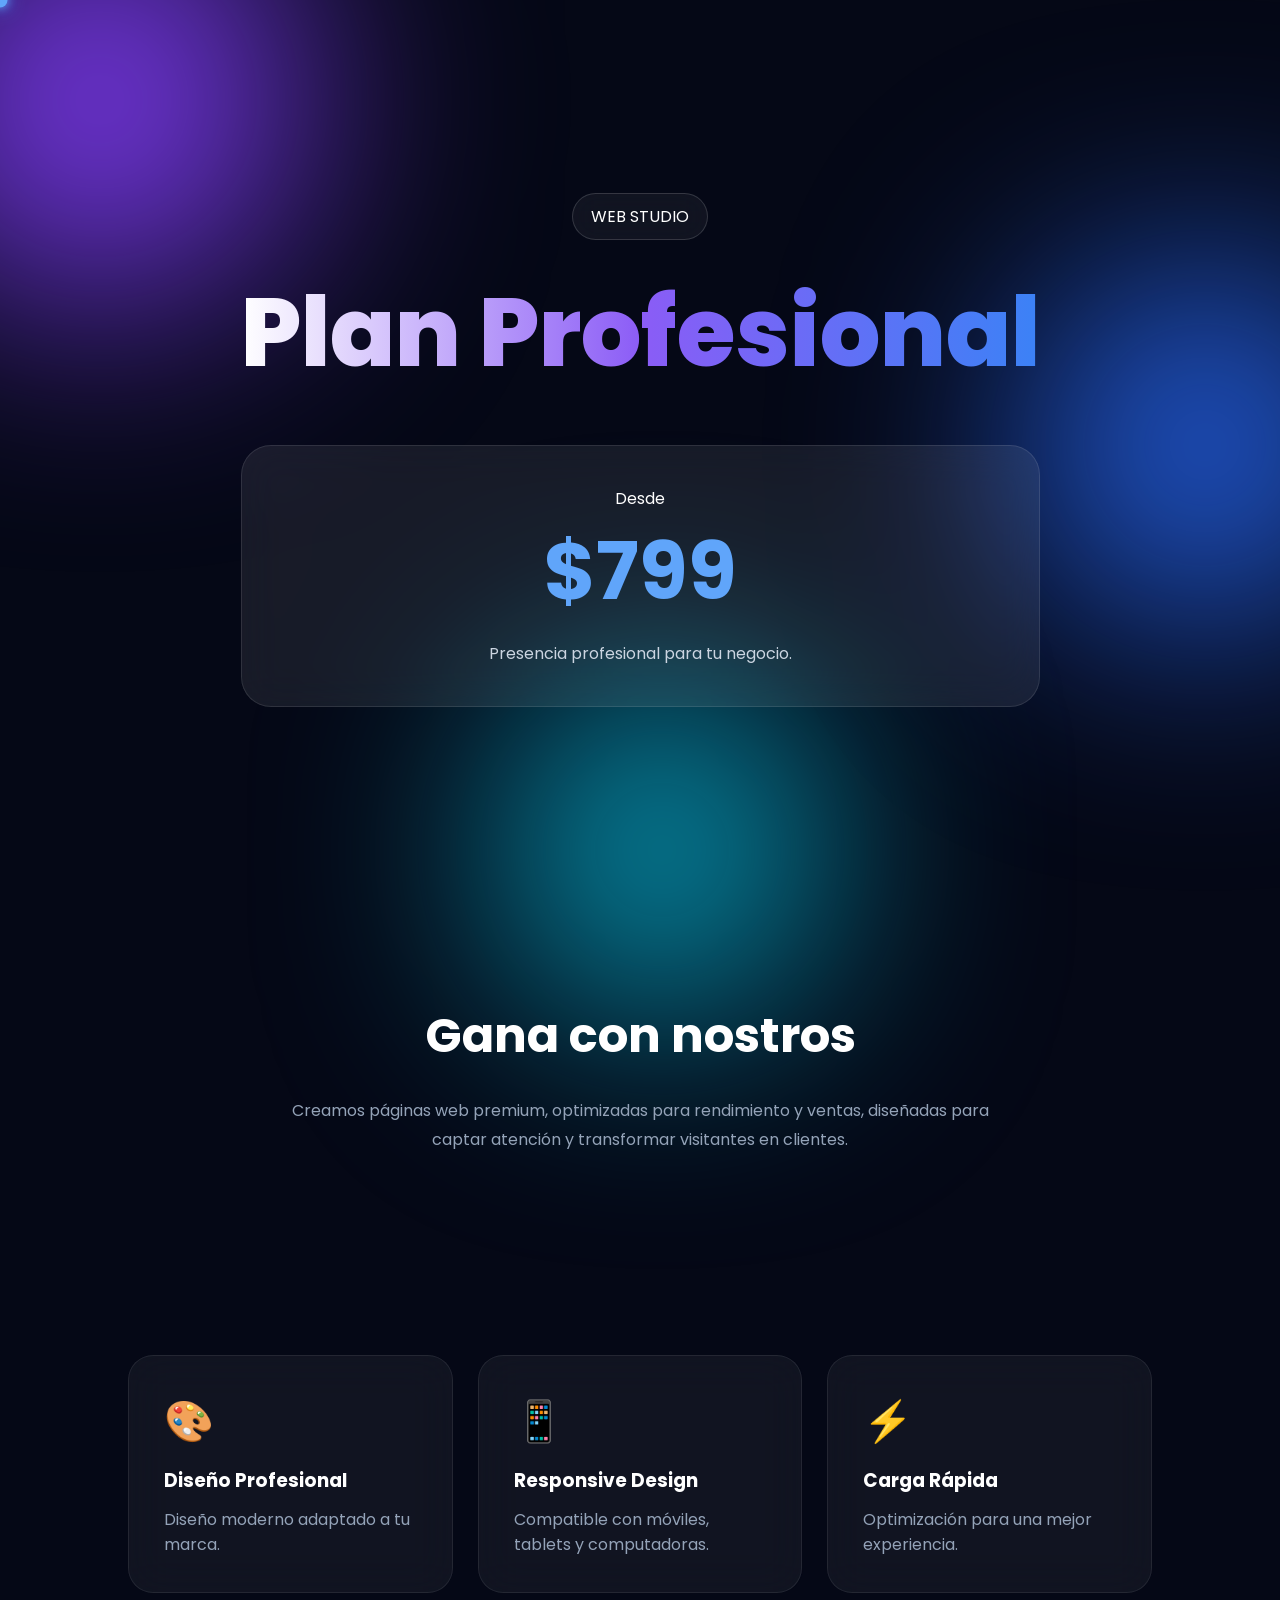
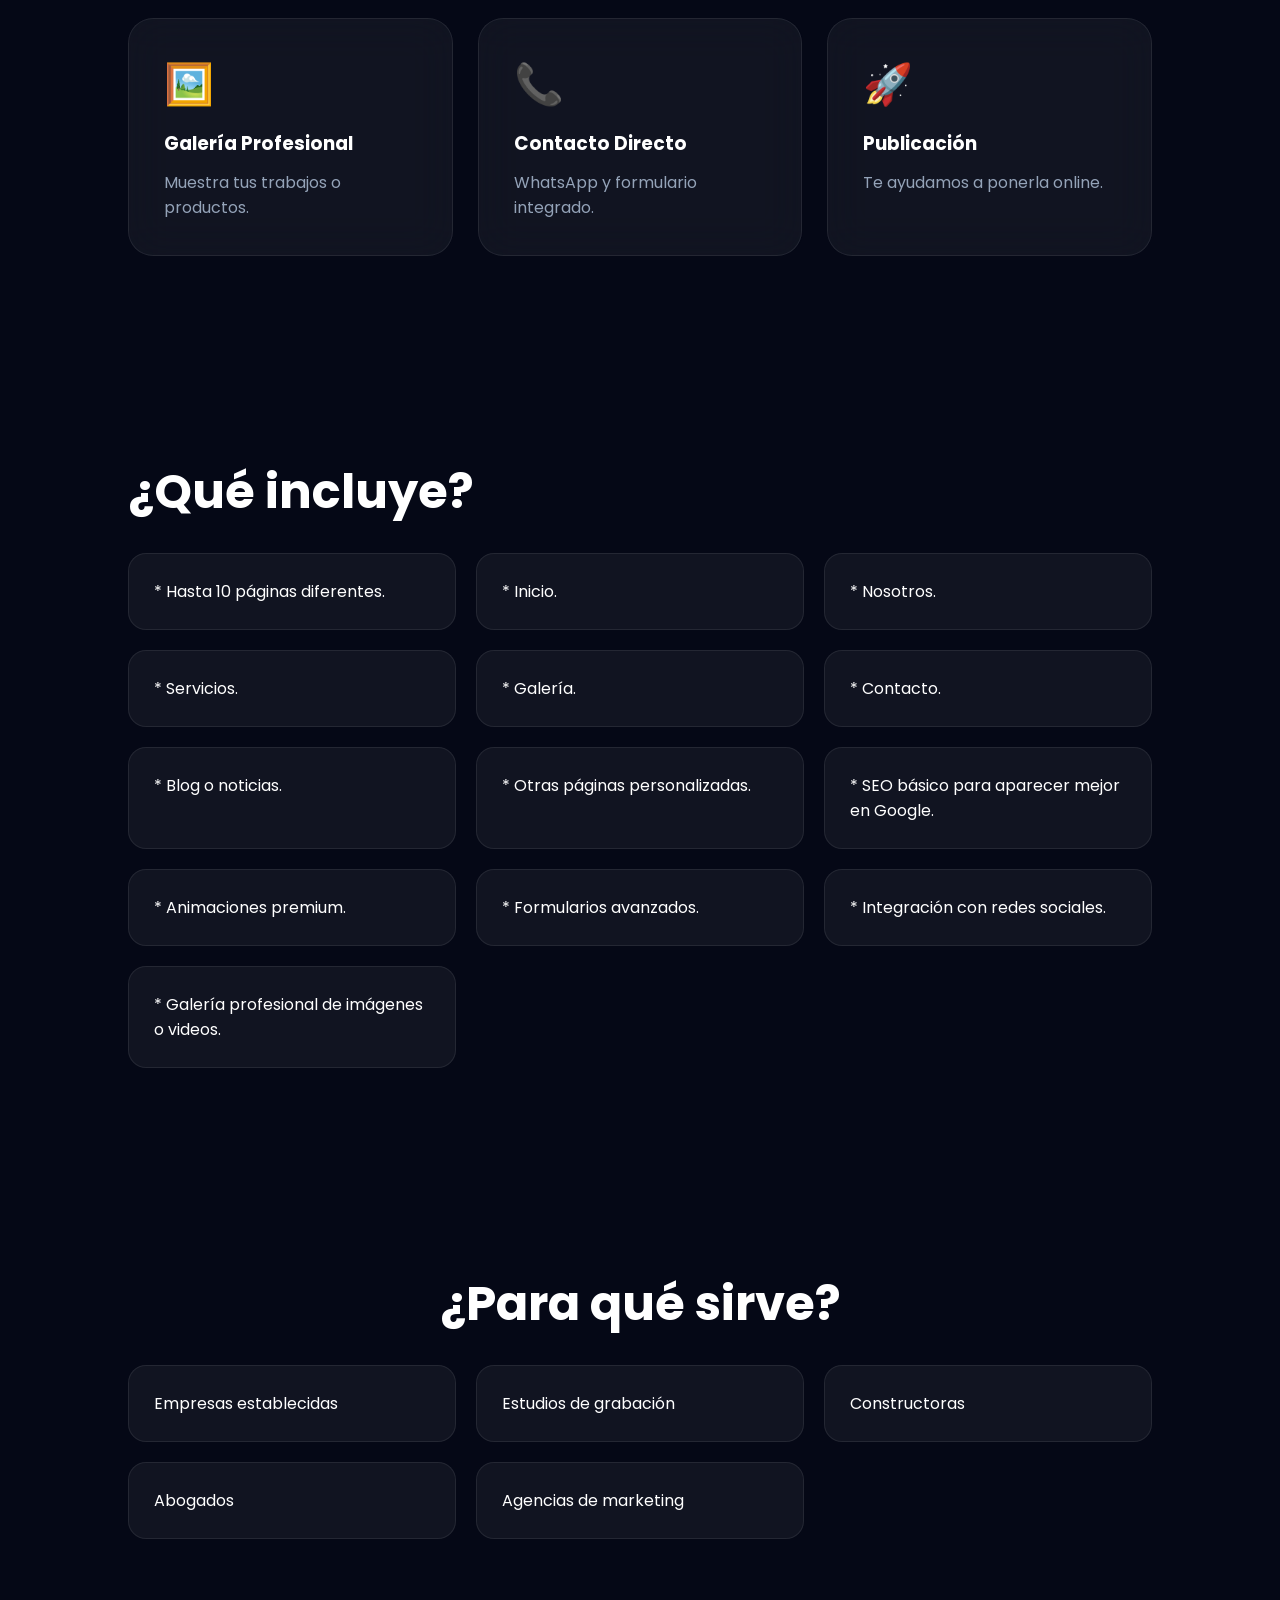
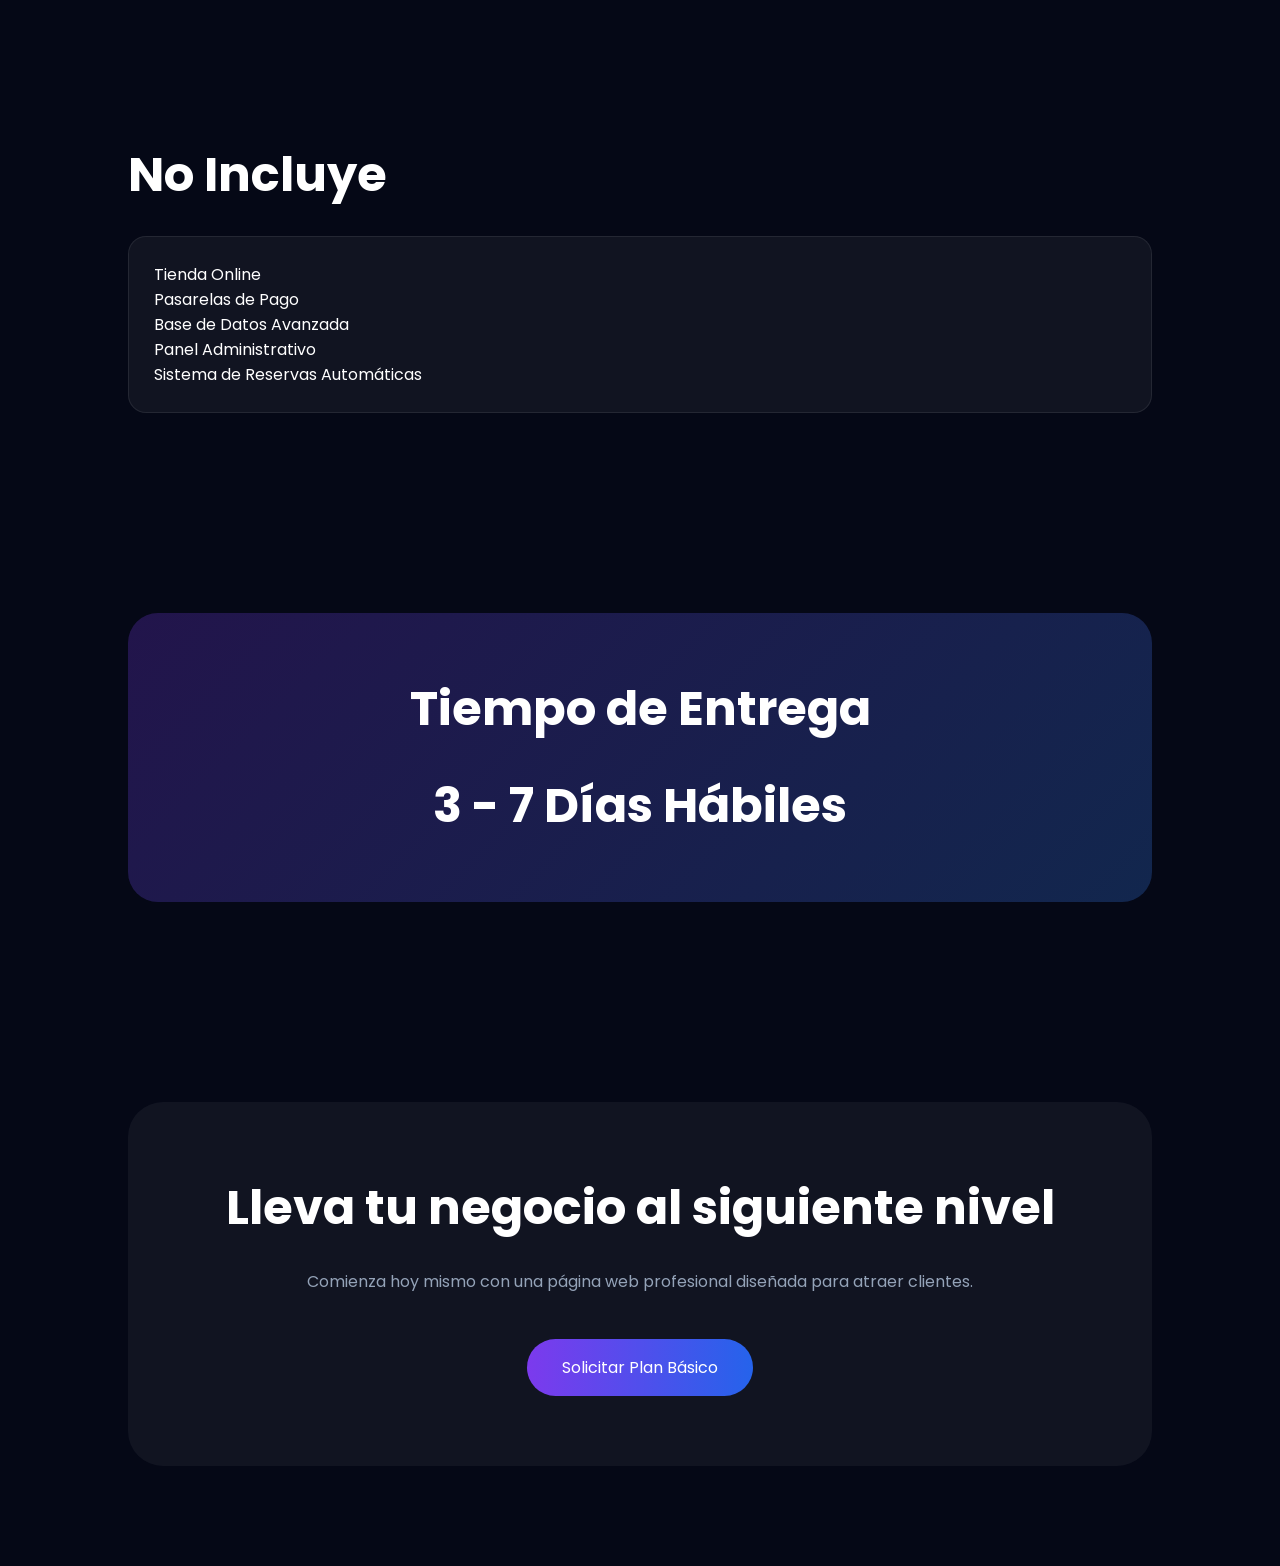
<file: planes/Profesional/Index.html>
<!DOCTYPE html>
<html lang="es">
<head>
    <meta charset="UTF-8">
    <meta name="viewport" content="width=device-width, initial-scale=1.0">
    <title>Plan Profe | Flowmar Web Studio</title>

    <link rel="stylesheet" href="style.css">

    <link href="https://fonts.googleapis.com/css2?family=Poppins:wght@300;400;500;600;700&display=swap" rel="stylesheet">
</head>
<body>

<body>

<!--cursor-->

<div class="cursor-dot"></div>

<!--background-->

<div class="background-blur blur1"></div>
<div class="background-blur blur2"></div>
<div class="background-blur blur3"></div>

<header class="hero">

<div class="hero-content">

    <span>
         <a  href="../../index.html" class="tag">
         <p>WEB STUDIO</p>
        </a> 
    
    </span>

    <h1>
        Plan Profesional
    </h1>

    <div class="price-card">

        <span>Desde</span>

        <h2>$799</h2>

        <p>
            Presencia profesional para tu negocio.
        </p>

    </div>

</div>


</header>

<section class="intro">


<h2>
    Gana con nostros 
</h2>

<p>
Creamos páginas web premium, optimizadas para rendimiento y ventas, 
diseñadas para captar atención y transformar visitantes en clientes.
</p>


</section>

<section class="features">


<div class="feature-card">
    <div class="icon">🎨</div>
    <h3>Diseño Profesional</h3>
    <p>
        Diseño moderno adaptado a tu marca.
    </p>
</div>

<div class="feature-card">
    <div class="icon">📱</div>
    <h3>Responsive Design</h3>
    <p>
        Compatible con móviles, tablets y computadoras.
    </p>
</div>

<div class="feature-card">
    <div class="icon">⚡</div>
    <h3>Carga Rápida</h3>
    <p>
        Optimización para una mejor experiencia.
    </p>
</div>

<div class="feature-card">
    <div class="icon">🖼️</div>
    <h3>Galería Profesional</h3>
    <p>
        Muestra tus trabajos o productos.
    </p>
</div>

<div class="feature-card">
    <div class="icon">📞</div>
    <h3>Contacto Directo</h3>
    <p>
        WhatsApp y formulario integrado.
    </p>
</div>

<div class="feature-card">
    <div class="icon">🚀</div>
    <h3>Publicación</h3>
    <p>
        Te ayudamos a ponerla online.
    </p>
</div>


</section>

<section class="included">


<h2>¿Qué incluye?</h2>

<div class="grid-included">

    <div>* Hasta 10 páginas diferentes.</div>

    <div>* Inicio.</div>

    <div>* Nosotros.</div>

    <div>* Servicios.</div>

    <div>* Galería.</div>

    <div>* Contacto.</div>

    <div>* Blog o noticias.</div>

    <div>* Otras páginas personalizadas.</div>

    <div>* SEO básico para aparecer mejor en Google.</div>

    <div>* Animaciones premium. </div>

    <div>* Formularios avanzados.</div>

    <div>* Integración con redes sociales.</div>

    <div>* Galería profesional de imágenes o videos.</div>


</div>


</section>

<section class="section">
    <h2 class="section-title">¿Para qué sirve?</h2>

    <div class="section-incluid">
    <div>Empresas establecidas
</div>
    <div>Estudios de grabación
</div>
    <div>Constructoras
</div>
    <div> Abogados
</div>

<div> Agencias de marketing


</div>

    </div>
</section>

<section class="not-included">


<h2>No Incluye</h2>

<div class="warning-card">

     <div class="warning-no-card">

        <div>Tienda Online</div>

        <div>Pasarelas de Pago</div>

        <div>Base de Datos Avanzada</div>

        <div>Panel Administrativo</div>

        <div>Sistema de Reservas Automáticas</div>

        


</div>

</div>


</section>

<section class="delivery">


<div class="delivery-card">

    <h2>Tiempo de Entrega</h2>

    <h3>3 - 7 Días Hábiles</h3>

</div>


</section>

<section class="cta">


<div class="cta-card">

    <h2>
        Lleva tu negocio al siguiente nivel
    </h2>

    <p>
        Comienza hoy mismo con una página web
        profesional diseñada para atraer clientes.
    </p>

    <a href="https://wa.me/6308194415" target="_blank"class="cta-btn">
        Solicitar Plan Básico
    </a>

</div>


</section>

<script src="script.js"></script>

</body>
</file>
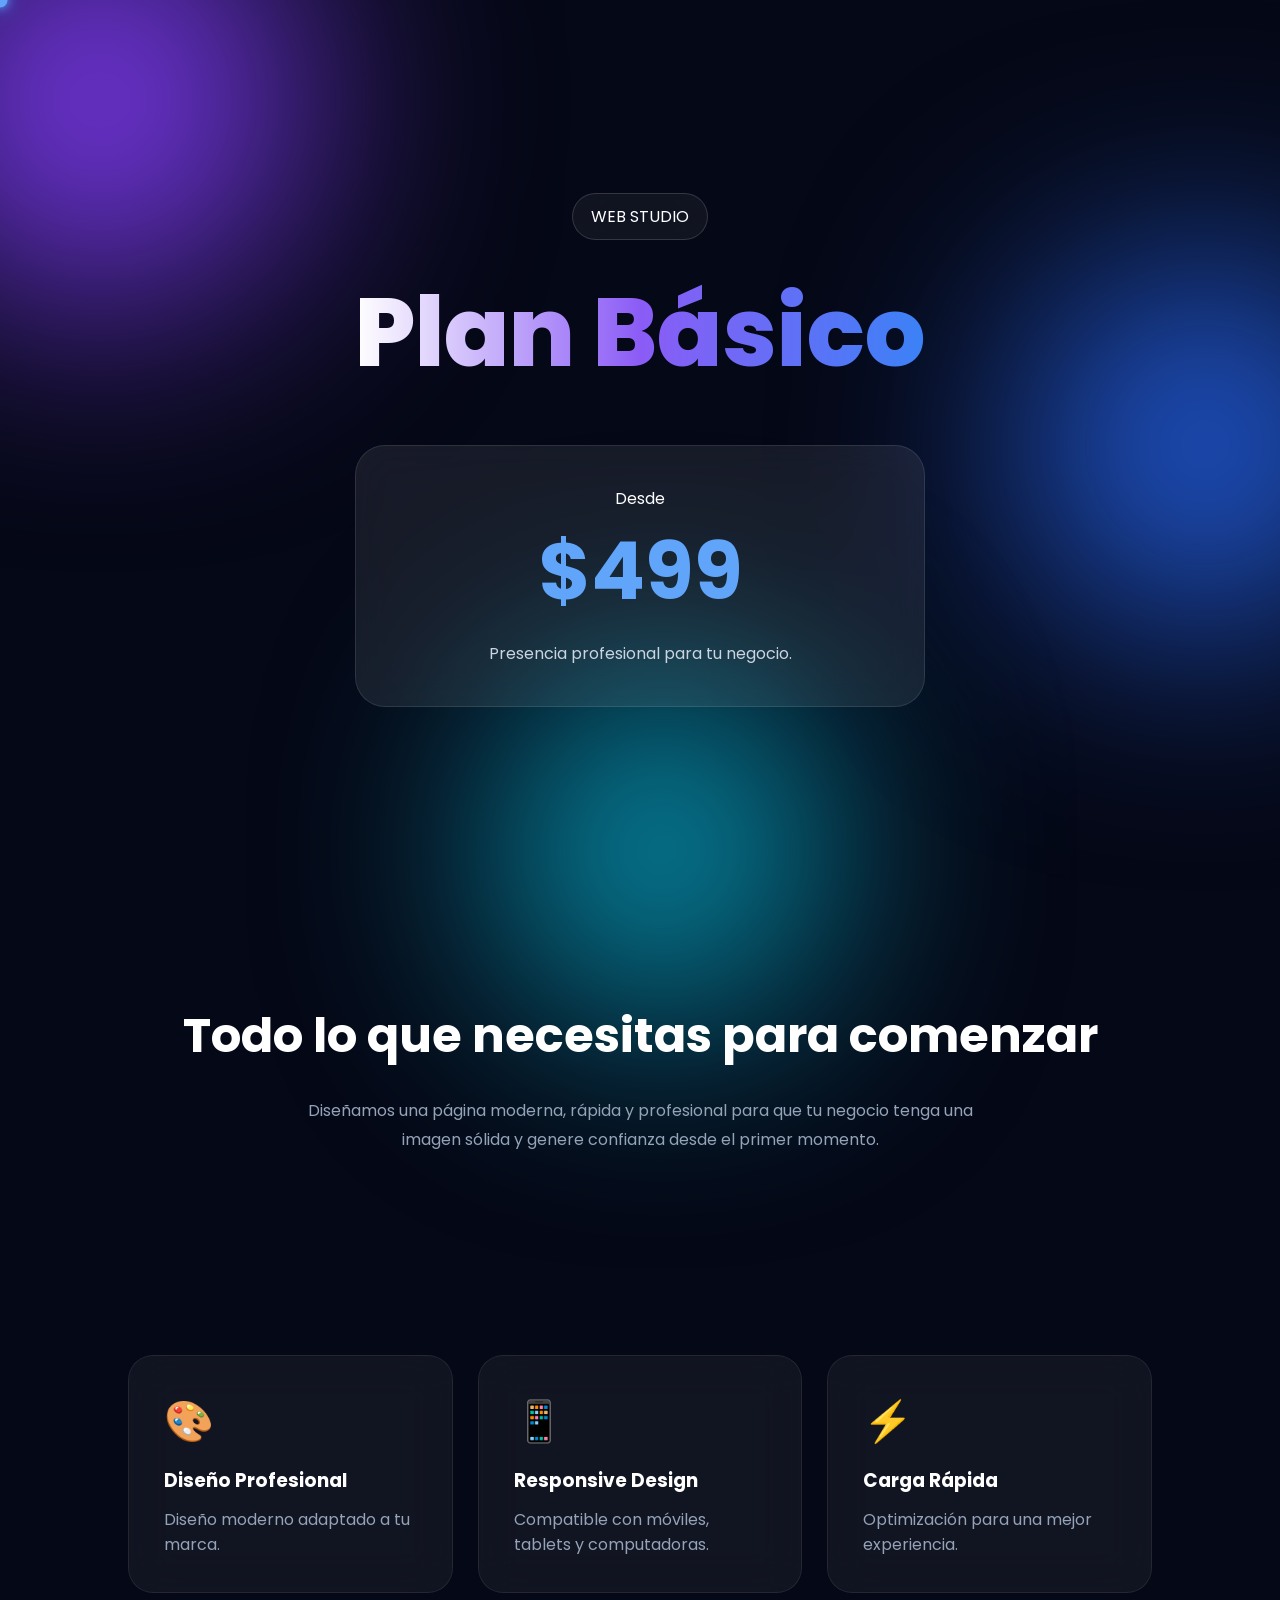
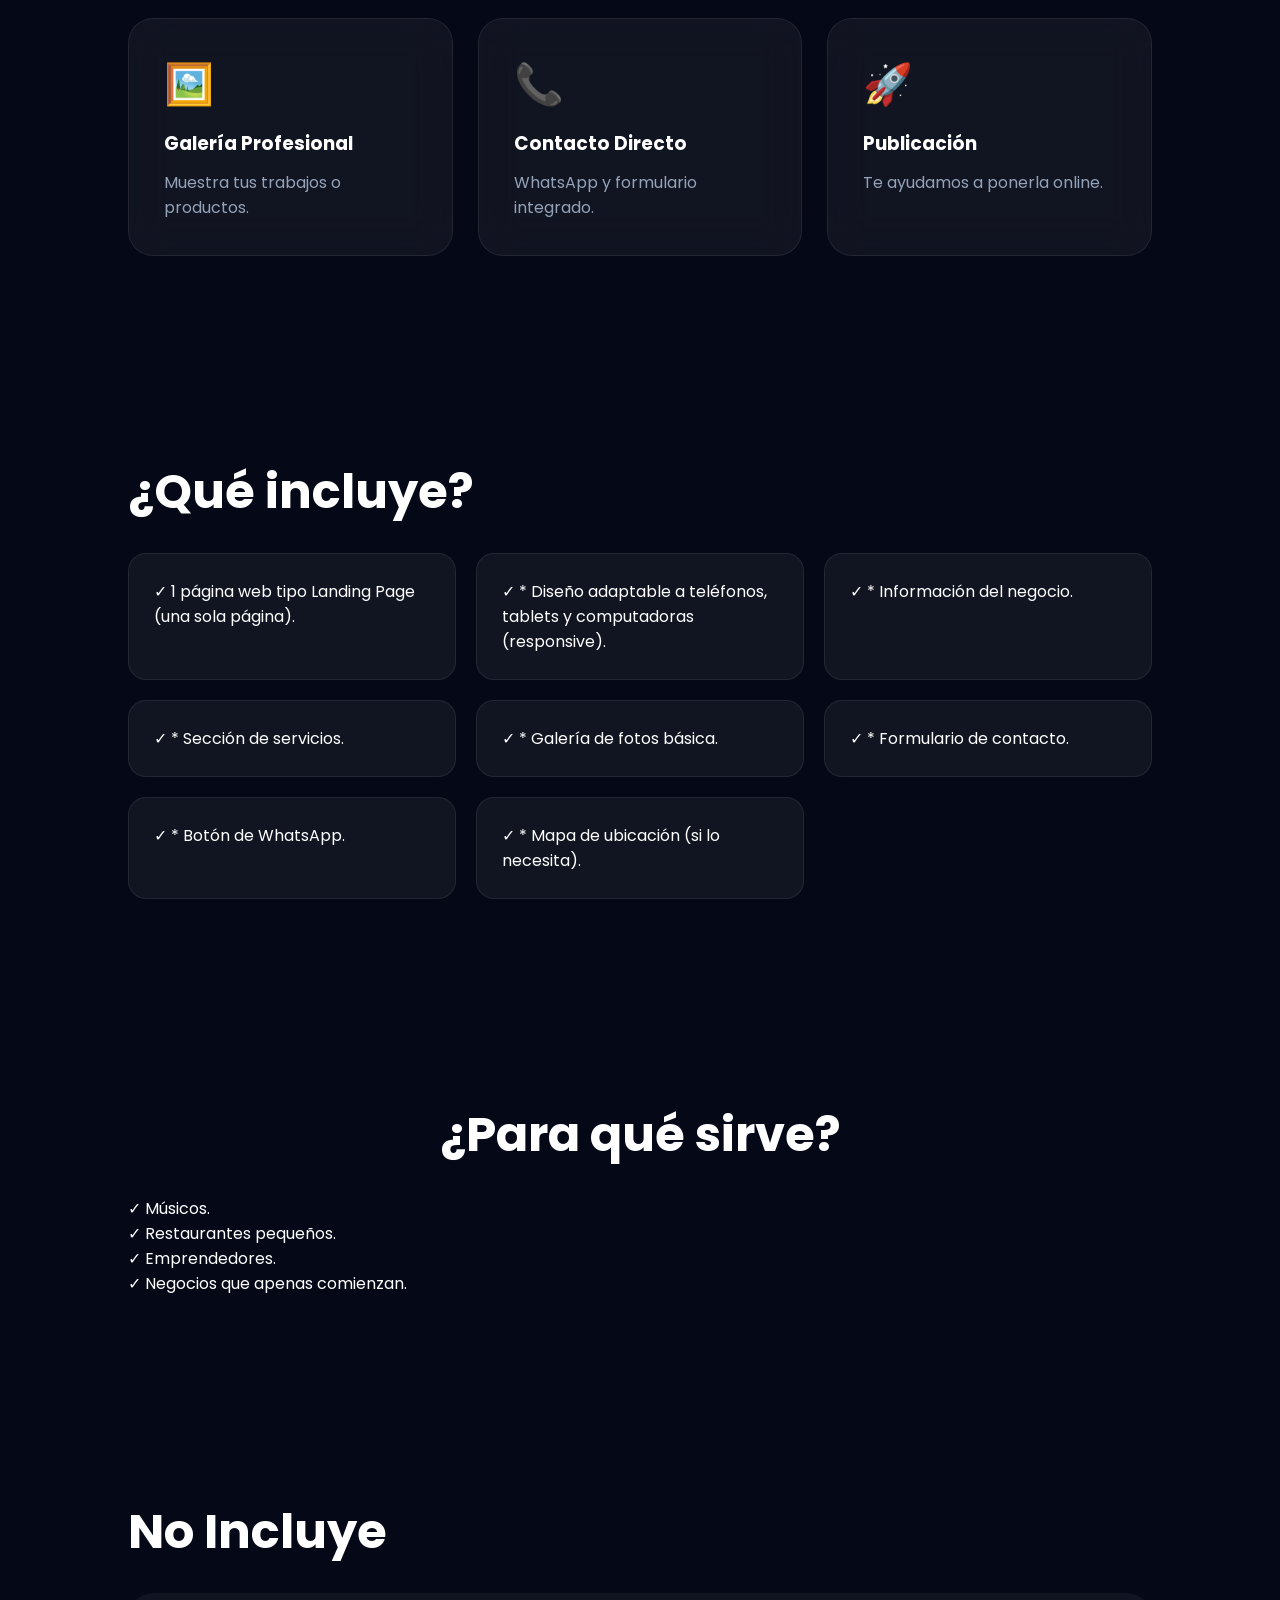
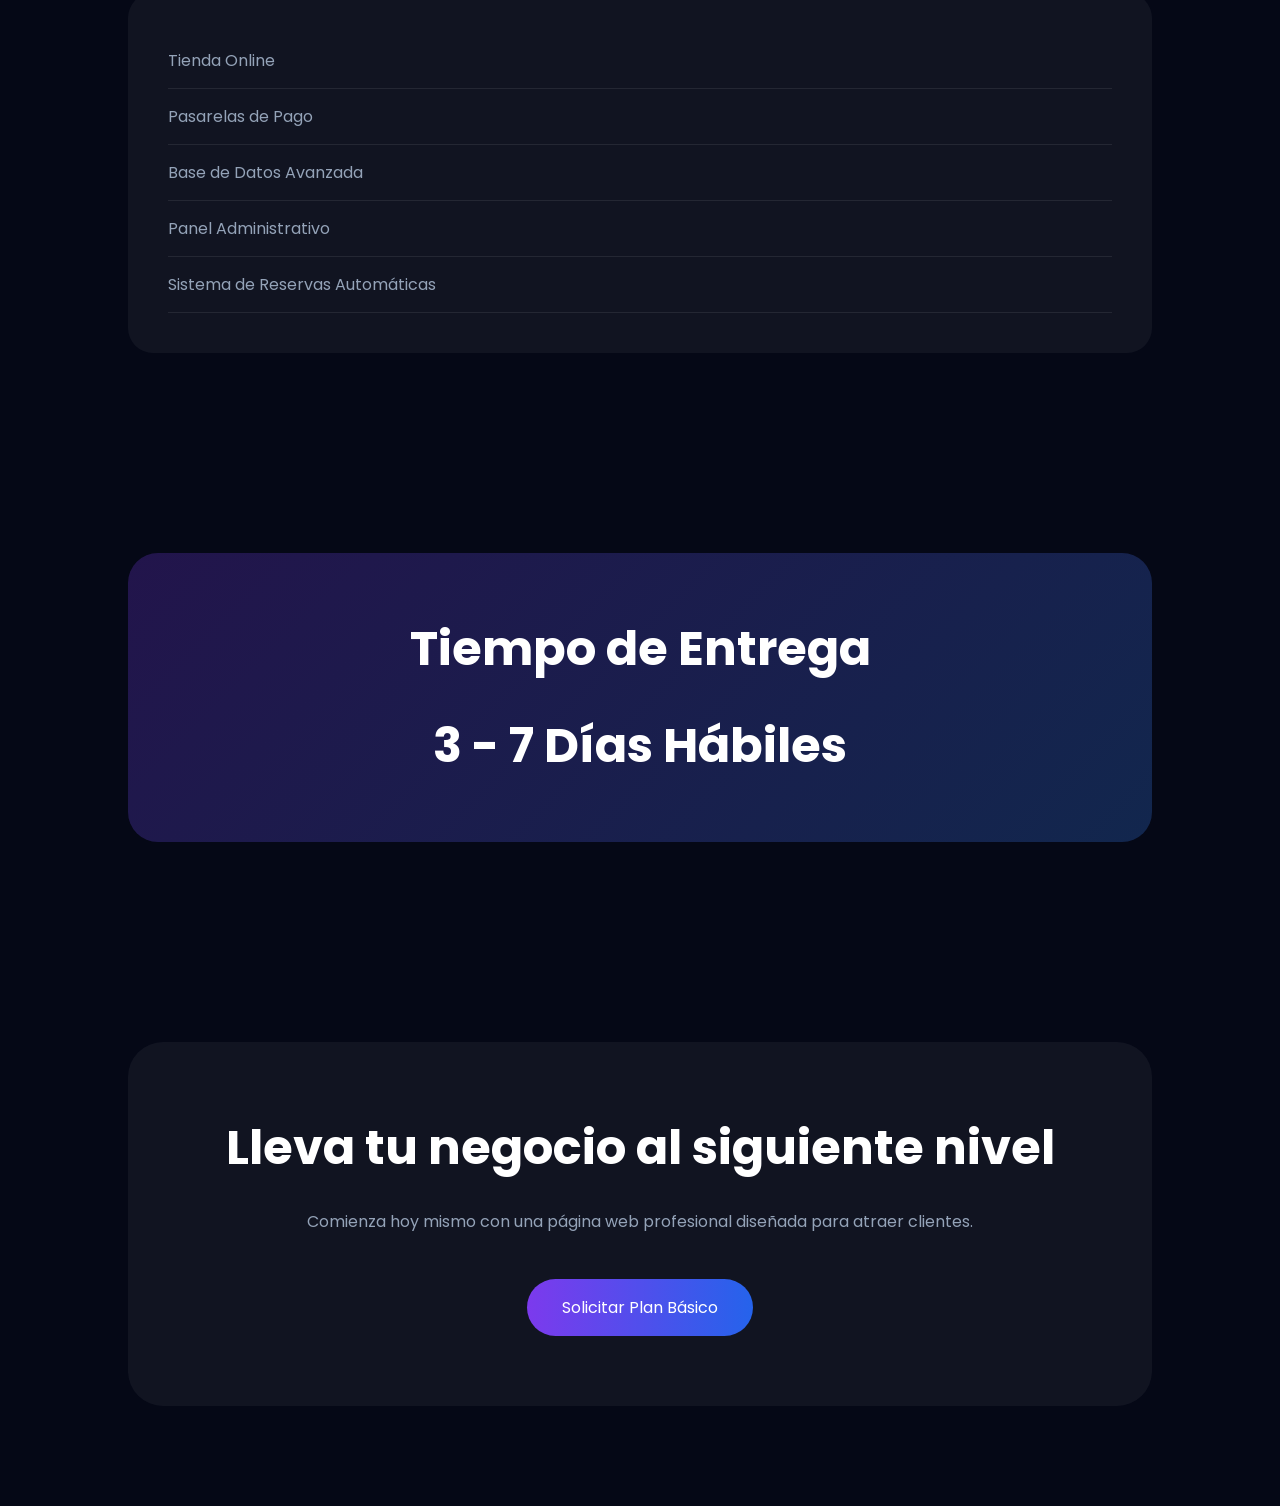
<file: planes/basic.html>
<!DOCTYPE html>
<html lang="es">
<head>
    <meta charset="UTF-8">
    <meta name="viewport" content="width=device-width, initial-scale=1.0">
    <title>Plan Básico | Flowmar Web Studio</title>

    <link rel="stylesheet" href="basic.css">

    <link href="https://fonts.googleapis.com/css2?family=Poppins:wght@300;400;500;600;700&display=swap" rel="stylesheet">
</head>
<body>

<body>

<!--cursor-->

<div class="cursor-dot"></div>

<!--background-->

<div class="background-blur blur1"></div>
<div class="background-blur blur2"></div>
<div class="background-blur blur3"></div>

<header class="hero">

<div class="hero-content">

    <span>
         <a  href="../index.html" class="tag">
         <p>WEB STUDIO</p>
        </a> 
    
    </span>

    <h1>
        Plan Básico
    </h1>

    <div class="price-card">

        <span>Desde</span>

        <h2>$499</h2>

        <p>
            Presencia profesional para tu negocio.
        </p>

    </div>

</div>


</header>

<section class="intro">


<h2>
    Todo lo que necesitas para comenzar
</h2>

<p>
    Diseñamos una página moderna, rápida y profesional
    para que tu negocio tenga una imagen sólida y genere
    confianza desde el primer momento.
</p>


</section>

<section class="features">


<div class="feature-card">
    <div class="icon">🎨</div>
    <h3>Diseño Profesional</h3>
    <p>
        Diseño moderno adaptado a tu marca.
    </p>
</div>

<div class="feature-card">
    <div class="icon">📱</div>
    <h3>Responsive Design</h3>
    <p>
        Compatible con móviles, tablets y computadoras.
    </p>
</div>

<div class="feature-card">
    <div class="icon">⚡</div>
    <h3>Carga Rápida</h3>
    <p>
        Optimización para una mejor experiencia.
    </p>
</div>

<div class="feature-card">
    <div class="icon">🖼️</div>
    <h3>Galería Profesional</h3>
    <p>
        Muestra tus trabajos o productos.
    </p>
</div>

<div class="feature-card">
    <div class="icon">📞</div>
    <h3>Contacto Directo</h3>
    <p>
        WhatsApp y formulario integrado.
    </p>
</div>

<div class="feature-card">
    <div class="icon">🚀</div>
    <h3>Publicación</h3>
    <p>
        Te ayudamos a ponerla online.
    </p>
</div>


</section>

<section class="included">


<h2>¿Qué incluye?</h2>

<div class="grid-included">

    <div>
        ✓ 1 página web tipo Landing Page (una sola página).

    </div>

    <div>
        ✓ * Diseño adaptable a teléfonos, tablets y computadoras (responsive).

    </div>

    <div>
        ✓ * Información del negocio.

    </div>

    <div>
        ✓ * Sección de servicios.

    </div>

    <div>
        ✓ * Galería de fotos básica.

    </div>

    <div>
        ✓ * Formulario de contacto.

    </div>

    <div>
        ✓ * Botón de WhatsApp.

    </div>

    <div>
        ✓ * Mapa de ubicación (si lo necesita).

    </div>

</div>


</section>

<section class="section">
    <h2 class="section-title">¿Para qué sirve?</h2>

      <div>
        ✓ Músicos.


    </div>
       <div>
        ✓ Restaurantes pequeños.

    </div>
       <div>
        ✓ Emprendedores.


    </div>

        <div>
        ✓ Negocios que apenas comienzan.



    </div>


</section>

<section class="not-included">


<h2>No Incluye</h2>

<div class="warning-card">

    <ul>

        <li>Tienda Online</li>

        <li>Pasarelas de Pago</li>

        <li>Base de Datos Avanzada</li>

        <li>Panel Administrativo</li>

        <li>Sistema de Reservas Automáticas</li>

    </ul>

</div>


</section>

<section class="delivery">


<div class="delivery-card">

    <h2>Tiempo de Entrega</h2>

    <h3>3 - 7 Días Hábiles</h3>

</div>


</section>

<section class="cta">


<div class="cta-card">

    <h2>
        Lleva tu negocio al siguiente nivel
    </h2>

    <p>
        Comienza hoy mismo con una página web
        profesional diseñada para atraer clientes.
    </p>

    <a href="https://wa.me/6308194415" target="_blank"class="cta-btn">
        Solicitar Plan Básico
    </a>

</div>


</section>

<script src="basic.js"></script>

</body>
</file>
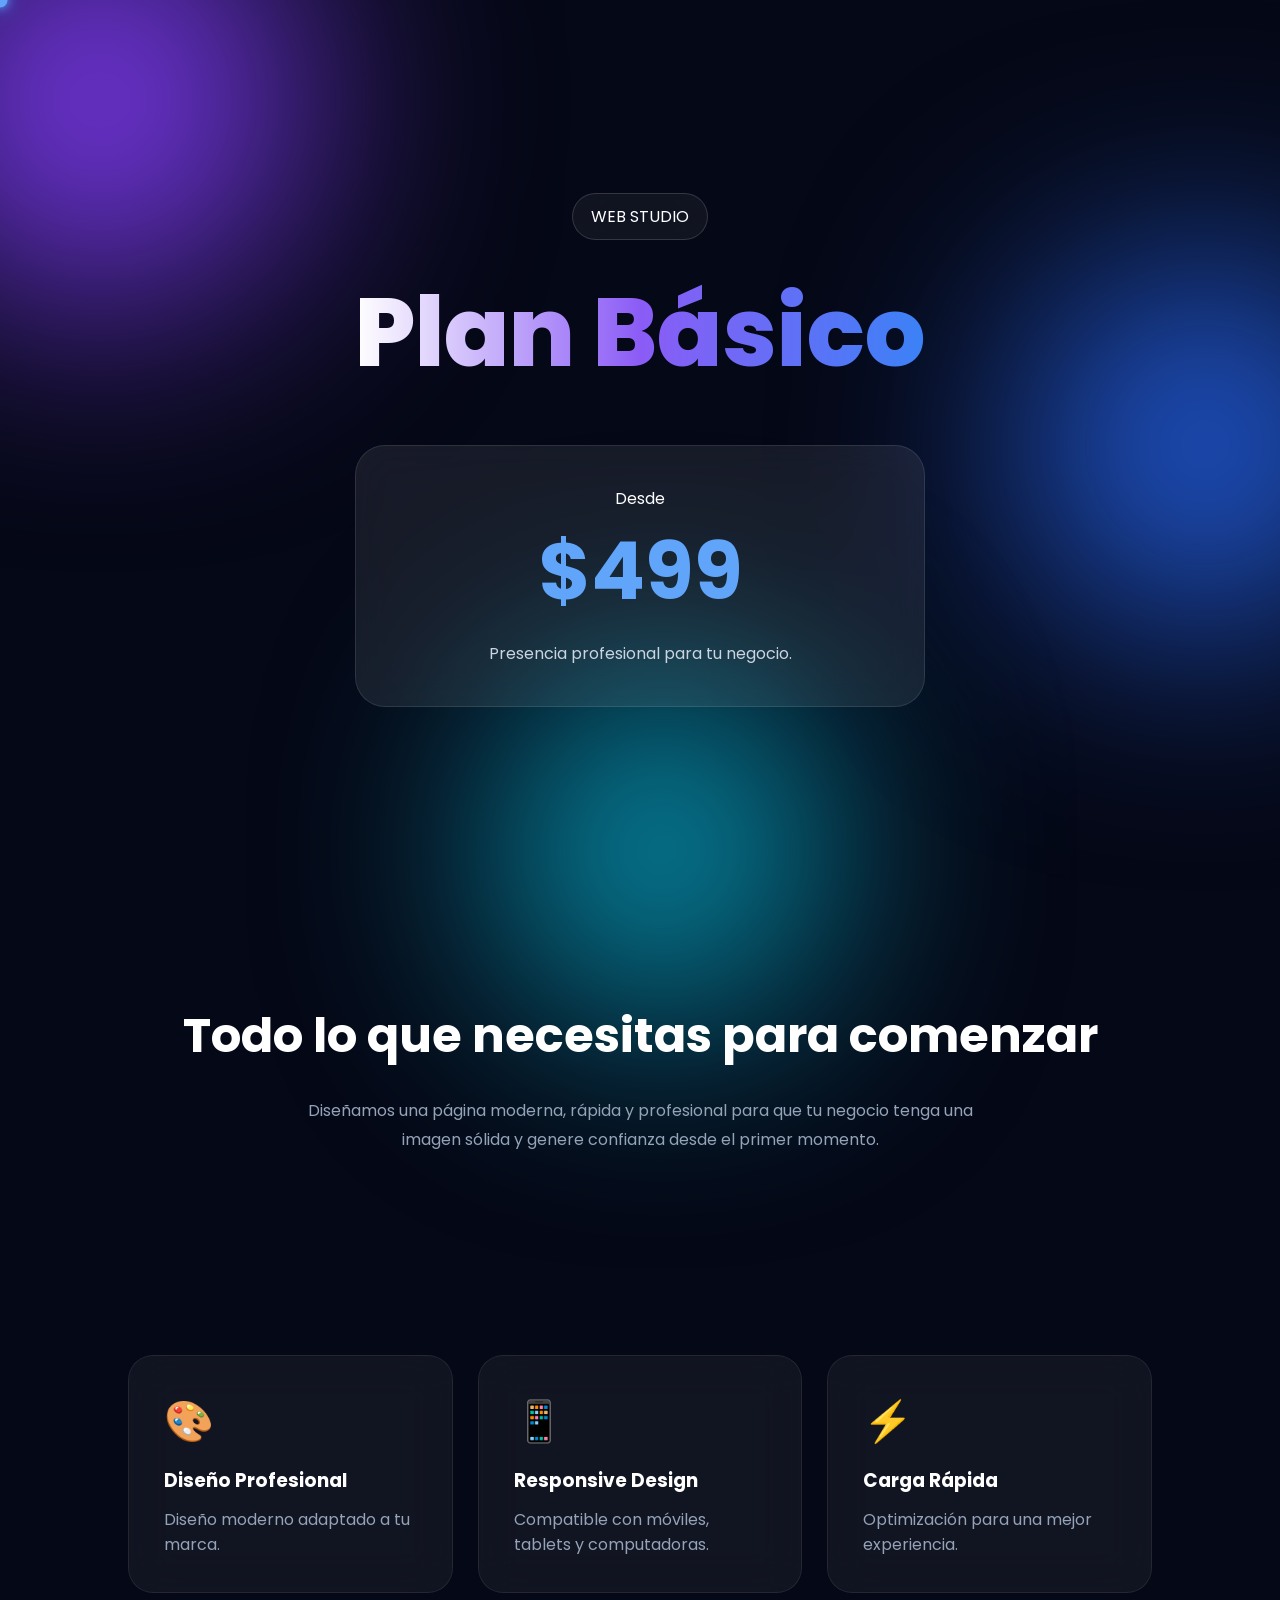
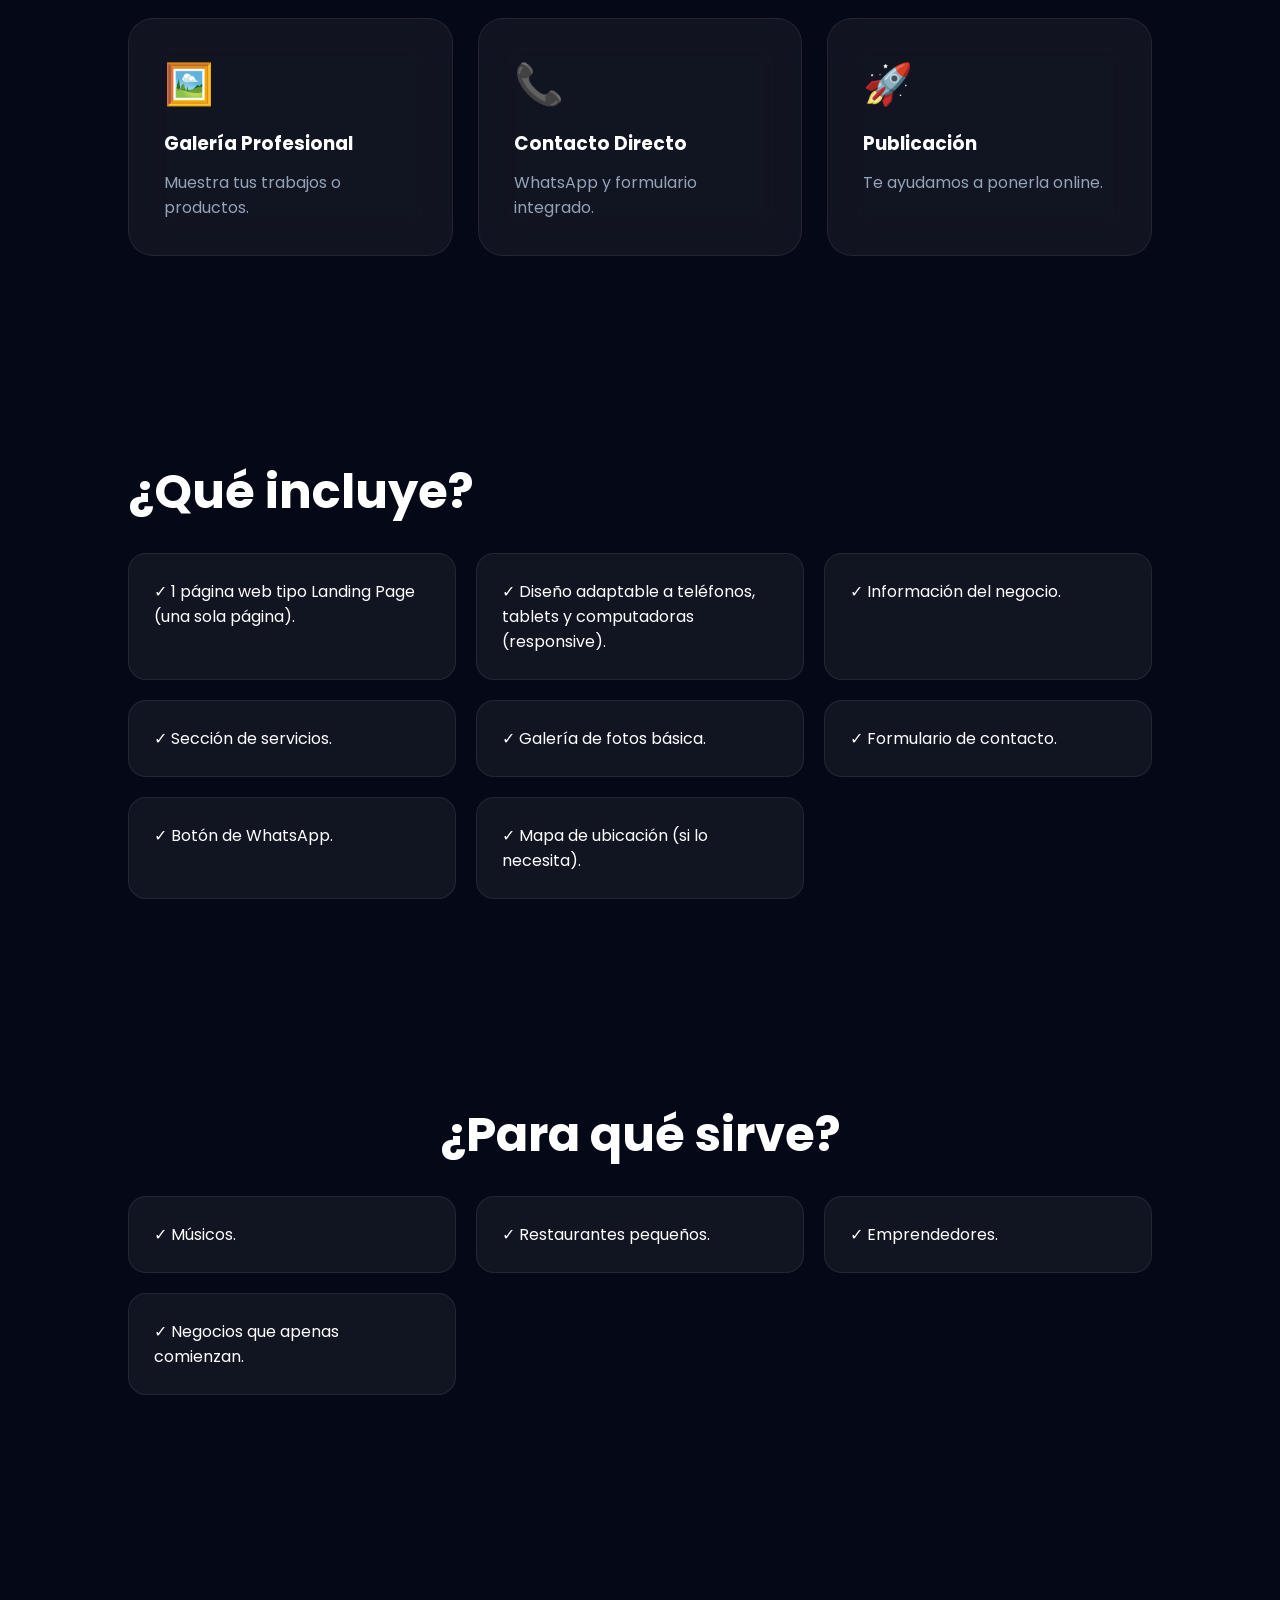
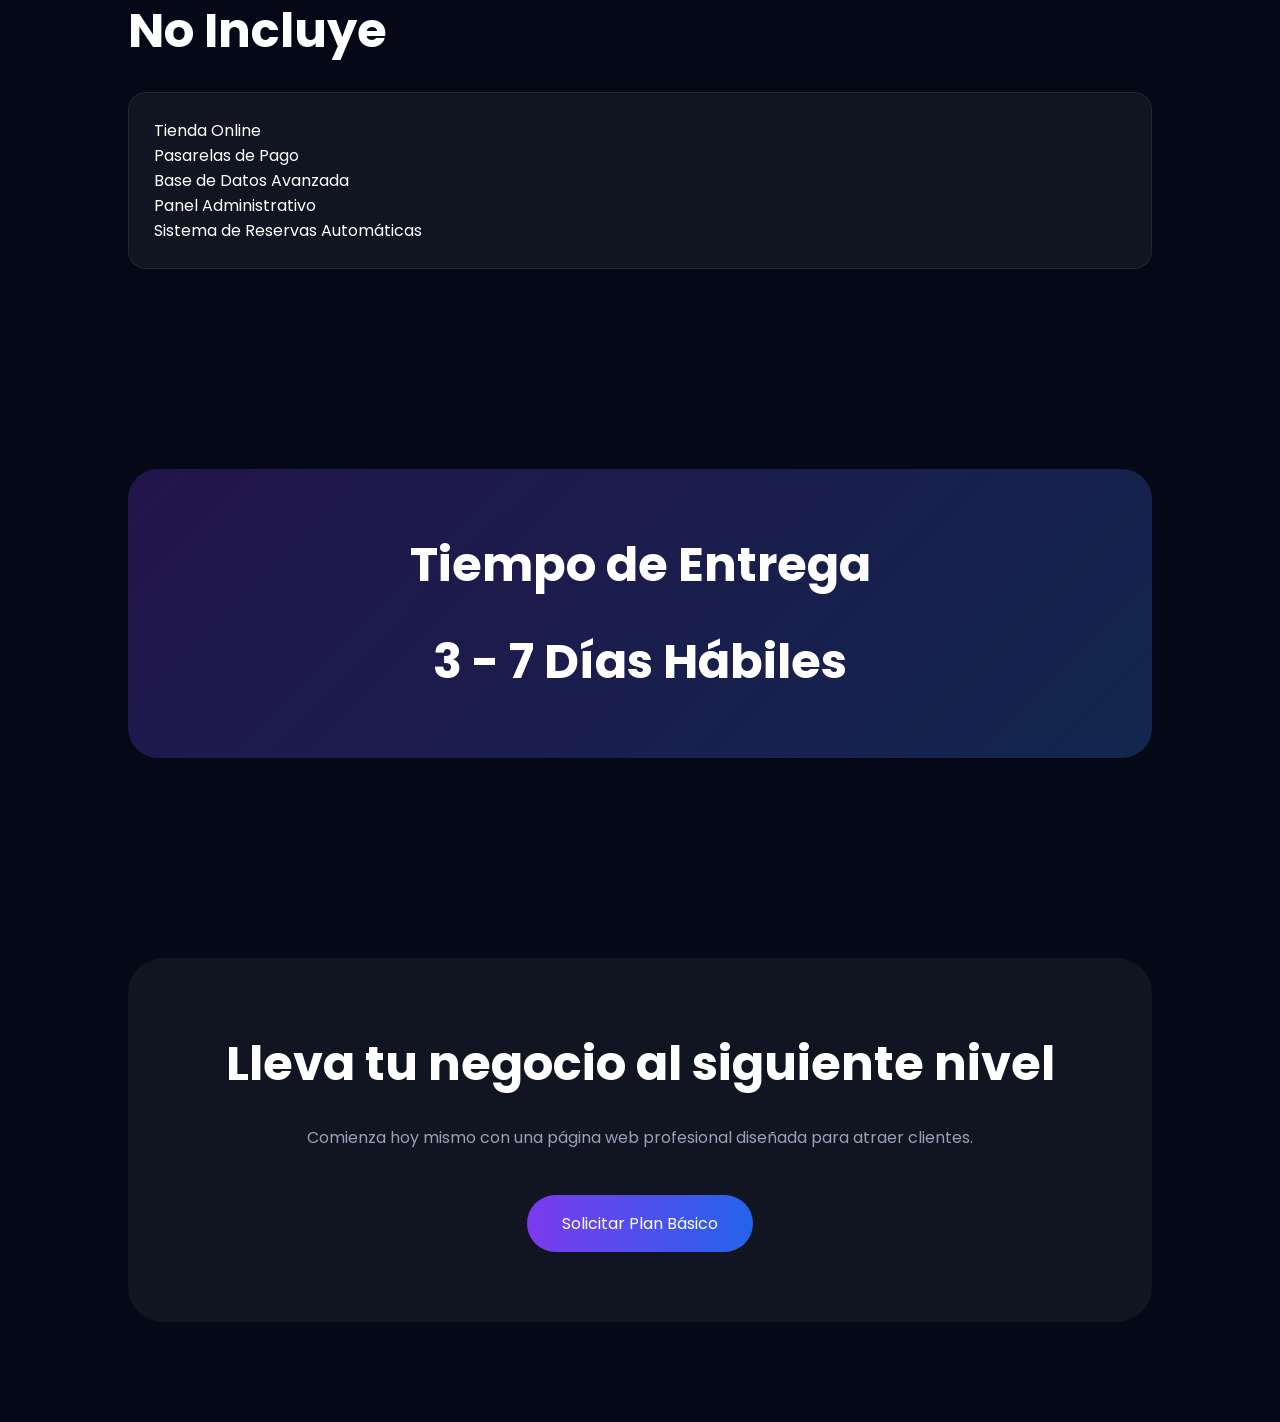
<file: planes/Basic/basic.html>
<!DOCTYPE html>
<html lang="es">
<head>
    <meta charset="UTF-8">
    <meta name="viewport" content="width=device-width, initial-scale=1.0">
    <title>Plan Básico | Flowmar Web Studio</title>

    <link rel="stylesheet" href="basic.css">

    <link href="https://fonts.googleapis.com/css2?family=Poppins:wght@300;400;500;600;700&display=swap" rel="stylesheet">
</head>
<body>

<body>

<!--cursor-->

<div class="cursor-dot"></div>

<!--background-->

<div class="background-blur blur1"></div>
<div class="background-blur blur2"></div>
<div class="background-blur blur3"></div>

<header class="hero">

<div class="hero-content">

    <span>
         <a  href="../../index.html" class="tag">
         <p>WEB STUDIO</p>
        </a> 
    
    </span>

    <h1>
        Plan Básico
    </h1>

    <div class="price-card">

        <span>Desde</span>

        <h2>$499</h2>

        <p>
            Presencia profesional para tu negocio.
        </p>

    </div>

</div>


</header>

<section class="intro">


<h2>
    Todo lo que necesitas para comenzar
</h2>

<p>
    Diseñamos una página moderna, rápida y profesional
    para que tu negocio tenga una imagen sólida y genere
    confianza desde el primer momento.
</p>


</section>

<section class="features">


<div class="feature-card">
    <div class="icon">🎨</div>
    <h3>Diseño Profesional</h3>
    <p>
        Diseño moderno adaptado a tu marca.
    </p>
</div>

<div class="feature-card">
    <div class="icon">📱</div>
    <h3>Responsive Design</h3>
    <p>
        Compatible con móviles, tablets y computadoras.
    </p>
</div>

<div class="feature-card">
    <div class="icon">⚡</div>
    <h3>Carga Rápida</h3>
    <p>
        Optimización para una mejor experiencia.
    </p>
</div>

<div class="feature-card">
    <div class="icon">🖼️</div>
    <h3>Galería Profesional</h3>
    <p>
        Muestra tus trabajos o productos.
    </p>
</div>

<div class="feature-card">
    <div class="icon">📞</div>
    <h3>Contacto Directo</h3>
    <p>
        WhatsApp y formulario integrado.
    </p>
</div>

<div class="feature-card">
    <div class="icon">🚀</div>
    <h3>Publicación</h3>
    <p>
        Te ayudamos a ponerla online.
    </p>
</div>


</section>

<section class="included">


<h2>¿Qué incluye?</h2>

<div class="grid-included">

    <div>
        ✓ 1 página web tipo Landing Page (una sola página).

    </div>

    <div>
        ✓ Diseño adaptable a teléfonos, tablets y computadoras (responsive).

    </div>

    <div>
        ✓ Información del negocio.

    </div>

    <div>
        ✓ Sección de servicios.

    </div>

    <div>
        ✓ Galería de fotos básica.

    </div>

    <div>
        ✓ Formulario de contacto.

    </div>

    <div>
        ✓ Botón de WhatsApp.

    </div>

    <div>
        ✓ Mapa de ubicación (si lo necesita).

    </div>

</div>


</section>

<section class="section">
    <h2 class="section-title">¿Para qué sirve?</h2>

    <div class="section-incluid">
    <div>✓ Músicos.</div>
    <div>✓ Restaurantes pequeños.</div>
    <div>✓ Emprendedores.</div>
    <div>✓ Negocios que apenas comienzan.</div>

    </div>
</section>

<section class="not-included">


<h2>No Incluye</h2>

<div class="warning-card">

     <div class="warning-no-card">

        <div>Tienda Online</div>

        <div>Pasarelas de Pago</div>

        <div>Base de Datos Avanzada</div>

        <div>Panel Administrativo</div>

        <div>Sistema de Reservas Automáticas</div>

        


</div>

</div>


</section>

<section class="delivery">


<div class="delivery-card">

    <h2>Tiempo de Entrega</h2>

    <h3>3 - 7 Días Hábiles</h3>

</div>


</section>

<section class="cta">


<div class="cta-card">

    <h2>
        Lleva tu negocio al siguiente nivel
    </h2>

    <p>
        Comienza hoy mismo con una página web
        profesional diseñada para atraer clientes.
    </p>

    <a href="https://wa.me/6308194415" target="_blank"class="cta-btn">
        Solicitar Plan Básico
    </a>

</div>


</section>

<script src="basic.js"></script>

</body>
</file>
<file: planes/Profesional/style.css>
@import url('https://fonts.googleapis.com/css2?family=Poppins:wght@300;400;500;600;700;800&display=swap');

*{
margin:0;
padding:0;
box-sizing:border-box;
font-family:'Poppins',sans-serif;
}

html{
scroll-behavior:smooth;
}

body{
background:#050816;
color:white;
overflow-x:hidden;
}


/* OCULTAR CURSOR NORMAL */
body{
    cursor:none;
}

/* PUNTO CENTRAL */
.cursor-dot{
    width:15px;
    height:15px;
    background:#60a5fa;
    border-radius:50%;
    position:fixed;
    top:0;
    left:0;
    transform:translate(-50%, -50%);
    pointer-events:none;
    z-index:9999;
    box-shadow:0 0 10px #60a5fa, 0 0 20px #3b82f6;
}

/* CÍRCULO GRANDE (ELASTIC + GLOW) */
.cursor-ring{
    width:40px;
    height:40px;
    border:2px solid rgba(96,165,250,0.6);
    border-radius:50%;
    position:fixed;
    top:0;
    left:0;
    transform:translate(-50%, -50%);
    pointer-events:none;
    z-index:9998;

    transition:0.15s ease-out;
    box-shadow:0 0 25px rgba(59,130,246,0.4);
}

/* EFECTO HOVER EN BOTONES */
a:hover ~ .cursor-ring,
button:hover ~ .cursor-ring{
    transform:translate(-50%, -50%) scale(1.5);
}



/* FONDOS ANIMADOS */

.background-blur{
position:fixed;
border-radius:50%;
filter:blur(120px);
z-index:-1;
}

.blur1{
width:400px;
height:400px;
background:#7c3aed;
top:-100px;
left:-100px;
animation:float 12s infinite alternate;
}

.blur2{
width:350px;
height:350px;
background:#2563eb;
right:-100px;
top:30%;
animation:float 10s infinite alternate;
}

.blur3{
width:300px;
height:300px;
background:#06b6d4;
bottom:-100px;
left:40%;
animation:float 14s infinite alternate;
}

@keyframes float{
from{
transform:translateY(0px);
}
to{
transform:translateY(80px);
}
}

/* HERO */

.hero{
min-height:100vh;
display:flex;
justify-content:center;
align-items:center;
padding:40px;
}

.hero-content{
text-align:center;
max-width:900px;
}

.tag{
display:inline-block;
padding:10px 18px;
border:1px solid rgba(255,255,255,.15);
border-radius:50px;
background:rgba(255,255,255,.05);
backdrop-filter:blur(15px);
color: white;
text-decoration: none;
}



.hero h1{
margin-top:20px;
font-size:6rem;
font-weight:800;
background:linear-gradient(90deg,#ffffff,#8b5cf6,#3b82f6);
-webkit-background-clip:text;
-webkit-text-fill-color:transparent;
}

.price-card{
margin-top:40px;
background:rgba(255,255,255,.08);
backdrop-filter:blur(20px);
border:1px solid rgba(255,255,255,.1);
padding:40px;
border-radius:30px;
}

.price-card h2{
font-size:5rem;
color:#60a5fa;
}

.price-card p{
margin-top:10px;
color:#cbd5e1;
}

/* SECCIONES */

section{
padding:100px 10%;
}

.section-title {

    text-align: center;      
}

section h2{
font-size:3rem;
margin-bottom:25px;
}

.section-incluid{

display:grid;
grid-template-columns:repeat(auto-fit,minmax(250px,1fr));
gap:20px;

}

.section-incluid div{
    background:rgba(255,255,255,.05);
    padding:25px;
    border-radius:18px;
    border:1px solid rgba(255,255,255,.08);
}

.intro{
text-align:center;
}

.intro p{
max-width:700px;
margin:auto;
color:#94a3b8;
line-height:1.8;
}

/* FEATURES */

.features{
display:grid;
grid-template-columns:repeat(auto-fit,minmax(280px,1fr));
gap:25px;
}

.feature-card{
background:rgba(255,255,255,.05);
border:1px solid rgba(255,255,255,.08);
backdrop-filter:blur(20px);
padding:35px;
border-radius:25px;
transition:.4s;
}

.feature-card:hover{
transform:translateY(-10px);
border-color:#8b5cf6;
}

.icon{
font-size:2.5rem;
margin-bottom:15px;
}

.feature-card h3{
margin-bottom:12px;
}

.feature-card p{
color:#94a3b8;
}

/* INCLUIDO */

.warning-card h2{

    align-items: center;

}

.grid-included{
display:grid;
grid-template-columns:repeat(auto-fit,minmax(250px,1fr));
gap:20px;
}

.grid-included div{
background:rgba(255,255,255,.05);
padding:25px;
border-radius:18px;
border:1px solid rgba(255,255,255,.08);
}

/* NO INCLUYE */


.warning-card h2{

    align-items: center;

}


.warning-card{
    display:grid;
    grid-template-columns:repeat(auto-fit,minmax(250px,1fr));
    gap:20px;
}
.warning-no-card{

    background:rgba(255,255,255,.05);
    padding:25px;
    border-radius:18px;
    border:1px solid rgba(255,255,255,.08);


}

/* ENTREGA */

.delivery-card{
text-align:center;
padding:60px;
border-radius:30px;
background:linear-gradient(
135deg,
rgba(124,58,237,.25),
rgba(59,130,246,.25)
);
}

.delivery-card h3{
font-size:3rem;
margin-top:15px;
}

/* CTA */

.cta-card{
text-align:center;
background:rgba(255,255,255,.05);
border-radius:35px;
padding:70px;
}

.cta-card p{
margin:20px auto;
max-width:700px;
color:#94a3b8;
}

.cta-btn{
display:inline-block;
margin-top:25px;
padding:16px 35px;
border-radius:50px;
text-decoration:none;
color:white;
background:linear-gradient(90deg,#7c3aed,#2563eb);
transition:.4s;
}

.cta-btn:hover{
transform:translateY(-5px);
}

.reveal{
opacity:0;
transform:translateY(60px);
transition:1s;
}

.reveal.active{
opacity:1;
transform:translateY(0);
}
</file>
<file: planes/basic.css>
@import url('https://fonts.googleapis.com/css2?family=Poppins:wght@300;400;500;600;700;800&display=swap');

*{
margin:0;
padding:0;
box-sizing:border-box;
font-family:'Poppins',sans-serif;
}

html{
scroll-behavior:smooth;
}

body{
background:#050816;
color:white;
overflow-x:hidden;
}


/* OCULTAR CURSOR NORMAL */
body{
    cursor:none;
}

/* PUNTO CENTRAL */
.cursor-dot{
    width:15px;
    height:15px;
    background:#60a5fa;
    border-radius:50%;
    position:fixed;
    top:0;
    left:0;
    transform:translate(-50%, -50%);
    pointer-events:none;
    z-index:9999;
    box-shadow:0 0 10px #60a5fa, 0 0 20px #3b82f6;
}

/* CÍRCULO GRANDE (ELASTIC + GLOW) */
.cursor-ring{
    width:40px;
    height:40px;
    border:2px solid rgba(96,165,250,0.6);
    border-radius:50%;
    position:fixed;
    top:0;
    left:0;
    transform:translate(-50%, -50%);
    pointer-events:none;
    z-index:9998;

    transition:0.15s ease-out;
    box-shadow:0 0 25px rgba(59,130,246,0.4);
}

/* EFECTO HOVER EN BOTONES */
a:hover ~ .cursor-ring,
button:hover ~ .cursor-ring{
    transform:translate(-50%, -50%) scale(1.5);
}



/* FONDOS ANIMADOS */

.background-blur{
position:fixed;
border-radius:50%;
filter:blur(120px);
z-index:-1;
}

.blur1{
width:400px;
height:400px;
background:#7c3aed;
top:-100px;
left:-100px;
animation:float 12s infinite alternate;
}

.blur2{
width:350px;
height:350px;
background:#2563eb;
right:-100px;
top:30%;
animation:float 10s infinite alternate;
}

.blur3{
width:300px;
height:300px;
background:#06b6d4;
bottom:-100px;
left:40%;
animation:float 14s infinite alternate;
}

@keyframes float{
from{
transform:translateY(0px);
}
to{
transform:translateY(80px);
}
}

/* HERO */

.hero{
min-height:100vh;
display:flex;
justify-content:center;
align-items:center;
padding:40px;
}

.hero-content{
text-align:center;
max-width:900px;
}

.tag{
display:inline-block;
padding:10px 18px;
border:1px solid rgba(255,255,255,.15);
border-radius:50px;
background:rgba(255,255,255,.05);
backdrop-filter:blur(15px);
color: white;
text-decoration: none;
}



.hero h1{
margin-top:20px;
font-size:6rem;
font-weight:800;
background:linear-gradient(90deg,#ffffff,#8b5cf6,#3b82f6);
-webkit-background-clip:text;
-webkit-text-fill-color:transparent;
}

.price-card{
margin-top:40px;
background:rgba(255,255,255,.08);
backdrop-filter:blur(20px);
border:1px solid rgba(255,255,255,.1);
padding:40px;
border-radius:30px;
}

.price-card h2{
font-size:5rem;
color:#60a5fa;
}

.price-card p{
margin-top:10px;
color:#cbd5e1;
}

/* SECCIONES */

section{
padding:100px 10%;
}

.section-title {

    text-align: center;    


}

section h2{
font-size:3rem;
margin-bottom:25px;
}

.intro{
text-align:center;
}

.intro p{
max-width:700px;
margin:auto;
color:#94a3b8;
line-height:1.8;
}

/* FEATURES */

.features{
display:grid;
grid-template-columns:repeat(auto-fit,minmax(280px,1fr));
gap:25px;
}

.feature-card{
background:rgba(255,255,255,.05);
border:1px solid rgba(255,255,255,.08);
backdrop-filter:blur(20px);
padding:35px;
border-radius:25px;
transition:.4s;
}

.feature-card:hover{
transform:translateY(-10px);
border-color:#8b5cf6;
}

.icon{
font-size:2.5rem;
margin-bottom:15px;
}

.feature-card h3{
margin-bottom:12px;
}

.feature-card p{
color:#94a3b8;
}

/* INCLUIDO */

.grid-included{
display:grid;
grid-template-columns:repeat(auto-fit,minmax(250px,1fr));
gap:20px;
}

.grid-included div{
background:rgba(255,255,255,.05);
padding:25px;
border-radius:18px;
border:1px solid rgba(255,255,255,.08);
}

/* NO INCLUYE */

.warning-card{
background:rgba(255,255,255,.05);
border-radius:25px;
padding:40px;
}

.warning-card ul{
list-style:none;
}

.warning-card li{
padding:15px 0;
border-bottom:1px solid rgba(255,255,255,.08);
color:#94a3b8;
}

/* ENTREGA */

.delivery-card{
text-align:center;
padding:60px;
border-radius:30px;
background:linear-gradient(
135deg,
rgba(124,58,237,.25),
rgba(59,130,246,.25)
);
}

.delivery-card h3{
font-size:3rem;
margin-top:15px;
}

/* CTA */

.cta-card{
text-align:center;
background:rgba(255,255,255,.05);
border-radius:35px;
padding:70px;
}

.cta-card p{
margin:20px auto;
max-width:700px;
color:#94a3b8;
}

.cta-btn{
display:inline-block;
margin-top:25px;
padding:16px 35px;
border-radius:50px;
text-decoration:none;
color:white;
background:linear-gradient(90deg,#7c3aed,#2563eb);
transition:.4s;
}

.cta-btn:hover{
transform:translateY(-5px);
}

.reveal{
opacity:0;
transform:translateY(60px);
transition:1s;
}

.reveal.active{
opacity:1;
transform:translateY(0);
}
</file>
<file: planes/Basic/basic.css>
@import url('https://fonts.googleapis.com/css2?family=Poppins:wght@300;400;500;600;700;800&display=swap');

*{
margin:0;
padding:0;
box-sizing:border-box;
font-family:'Poppins',sans-serif;
}

html{
scroll-behavior:smooth;
}

body{
background:#050816;
color:white;
overflow-x:hidden;
}


/* OCULTAR CURSOR NORMAL */
body{
    cursor:none;
}

/* PUNTO CENTRAL */
.cursor-dot{
    width:15px;
    height:15px;
    background:#60a5fa;
    border-radius:50%;
    position:fixed;
    top:0;
    left:0;
    transform:translate(-50%, -50%);
    pointer-events:none;
    z-index:9999;
    box-shadow:0 0 10px #60a5fa, 0 0 20px #3b82f6;
}

/* CÍRCULO GRANDE (ELASTIC + GLOW) */
.cursor-ring{
    width:40px;
    height:40px;
    border:2px solid rgba(96,165,250,0.6);
    border-radius:50%;
    position:fixed;
    top:0;
    left:0;
    transform:translate(-50%, -50%);
    pointer-events:none;
    z-index:9998;

    transition:0.15s ease-out;
    box-shadow:0 0 25px rgba(59,130,246,0.4);
}

/* EFECTO HOVER EN BOTONES */
a:hover ~ .cursor-ring,
button:hover ~ .cursor-ring{
    transform:translate(-50%, -50%) scale(1.5);
}



/* FONDOS ANIMADOS */

.background-blur{
position:fixed;
border-radius:50%;
filter:blur(120px);
z-index:-1;
}

.blur1{
width:400px;
height:400px;
background:#7c3aed;
top:-100px;
left:-100px;
animation:float 12s infinite alternate;
}

.blur2{
width:350px;
height:350px;
background:#2563eb;
right:-100px;
top:30%;
animation:float 10s infinite alternate;
}

.blur3{
width:300px;
height:300px;
background:#06b6d4;
bottom:-100px;
left:40%;
animation:float 14s infinite alternate;
}

@keyframes float{
from{
transform:translateY(0px);
}
to{
transform:translateY(80px);
}
}

/* HERO */

.hero{
min-height:100vh;
display:flex;
justify-content:center;
align-items:center;
padding:40px;
}

.hero-content{
text-align:center;
max-width:900px;
}

.tag{
display:inline-block;
padding:10px 18px;
border:1px solid rgba(255,255,255,.15);
border-radius:50px;
background:rgba(255,255,255,.05);
backdrop-filter:blur(15px);
color: white;
text-decoration: none;
}



.hero h1{
margin-top:20px;
font-size:6rem;
font-weight:800;
background:linear-gradient(90deg,#ffffff,#8b5cf6,#3b82f6);
-webkit-background-clip:text;
-webkit-text-fill-color:transparent;
}

.price-card{
margin-top:40px;
background:rgba(255,255,255,.08);
backdrop-filter:blur(20px);
border:1px solid rgba(255,255,255,.1);
padding:40px;
border-radius:30px;
}

.price-card h2{
font-size:5rem;
color:#60a5fa;
}

.price-card p{
margin-top:10px;
color:#cbd5e1;
}

/* SECCIONES */

section{
padding:100px 10%;
}

.section-title {

    text-align: center;      
}

section h2{
font-size:3rem;
margin-bottom:25px;
}

.section-incluid{

display:grid;
grid-template-columns:repeat(auto-fit,minmax(250px,1fr));
gap:20px;

}

.section-incluid div{
    background:rgba(255,255,255,.05);
    padding:25px;
    border-radius:18px;
    border:1px solid rgba(255,255,255,.08);
}

.intro{
text-align:center;
}

.intro p{
max-width:700px;
margin:auto;
color:#94a3b8;
line-height:1.8;
}

/* FEATURES */

.features{
display:grid;
grid-template-columns:repeat(auto-fit,minmax(280px,1fr));
gap:25px;
}

.feature-card{
background:rgba(255,255,255,.05);
border:1px solid rgba(255,255,255,.08);
backdrop-filter:blur(20px);
padding:35px;
border-radius:25px;
transition:.4s;
}

.feature-card:hover{
transform:translateY(-10px);
border-color:#8b5cf6;
}

.icon{
font-size:2.5rem;
margin-bottom:15px;
}

.feature-card h3{
margin-bottom:12px;
}

.feature-card p{
color:#94a3b8;
}

/* INCLUIDO */

.warning-card h2{

    align-items: center;

}

.grid-included{
display:grid;
grid-template-columns:repeat(auto-fit,minmax(250px,1fr));
gap:20px;
}

.grid-included div{
background:rgba(255,255,255,.05);
padding:25px;
border-radius:18px;
border:1px solid rgba(255,255,255,.08);
}

/* NO INCLUYE */


.warning-card h2{

    align-items: center;

}


.warning-card{
    display:grid;
    grid-template-columns:repeat(auto-fit,minmax(250px,1fr));
    gap:20px;
}
.warning-no-card{

    background:rgba(255,255,255,.05);
    padding:25px;
    border-radius:18px;
    border:1px solid rgba(255,255,255,.08);


}

/* ENTREGA */

.delivery-card{
text-align:center;
padding:60px;
border-radius:30px;
background:linear-gradient(
135deg,
rgba(124,58,237,.25),
rgba(59,130,246,.25)
);
}

.delivery-card h3{
font-size:3rem;
margin-top:15px;
}

/* CTA */

.cta-card{
text-align:center;
background:rgba(255,255,255,.05);
border-radius:35px;
padding:70px;
}

.cta-card p{
margin:20px auto;
max-width:700px;
color:#94a3b8;
}

.cta-btn{
display:inline-block;
margin-top:25px;
padding:16px 35px;
border-radius:50px;
text-decoration:none;
color:white;
background:linear-gradient(90deg,#7c3aed,#2563eb);
transition:.4s;
}

.cta-btn:hover{
transform:translateY(-5px);
}

.reveal{
opacity:0;
transform:translateY(60px);
transition:1s;
}

.reveal.active{
opacity:1;
transform:translateY(0);
}
</file>
